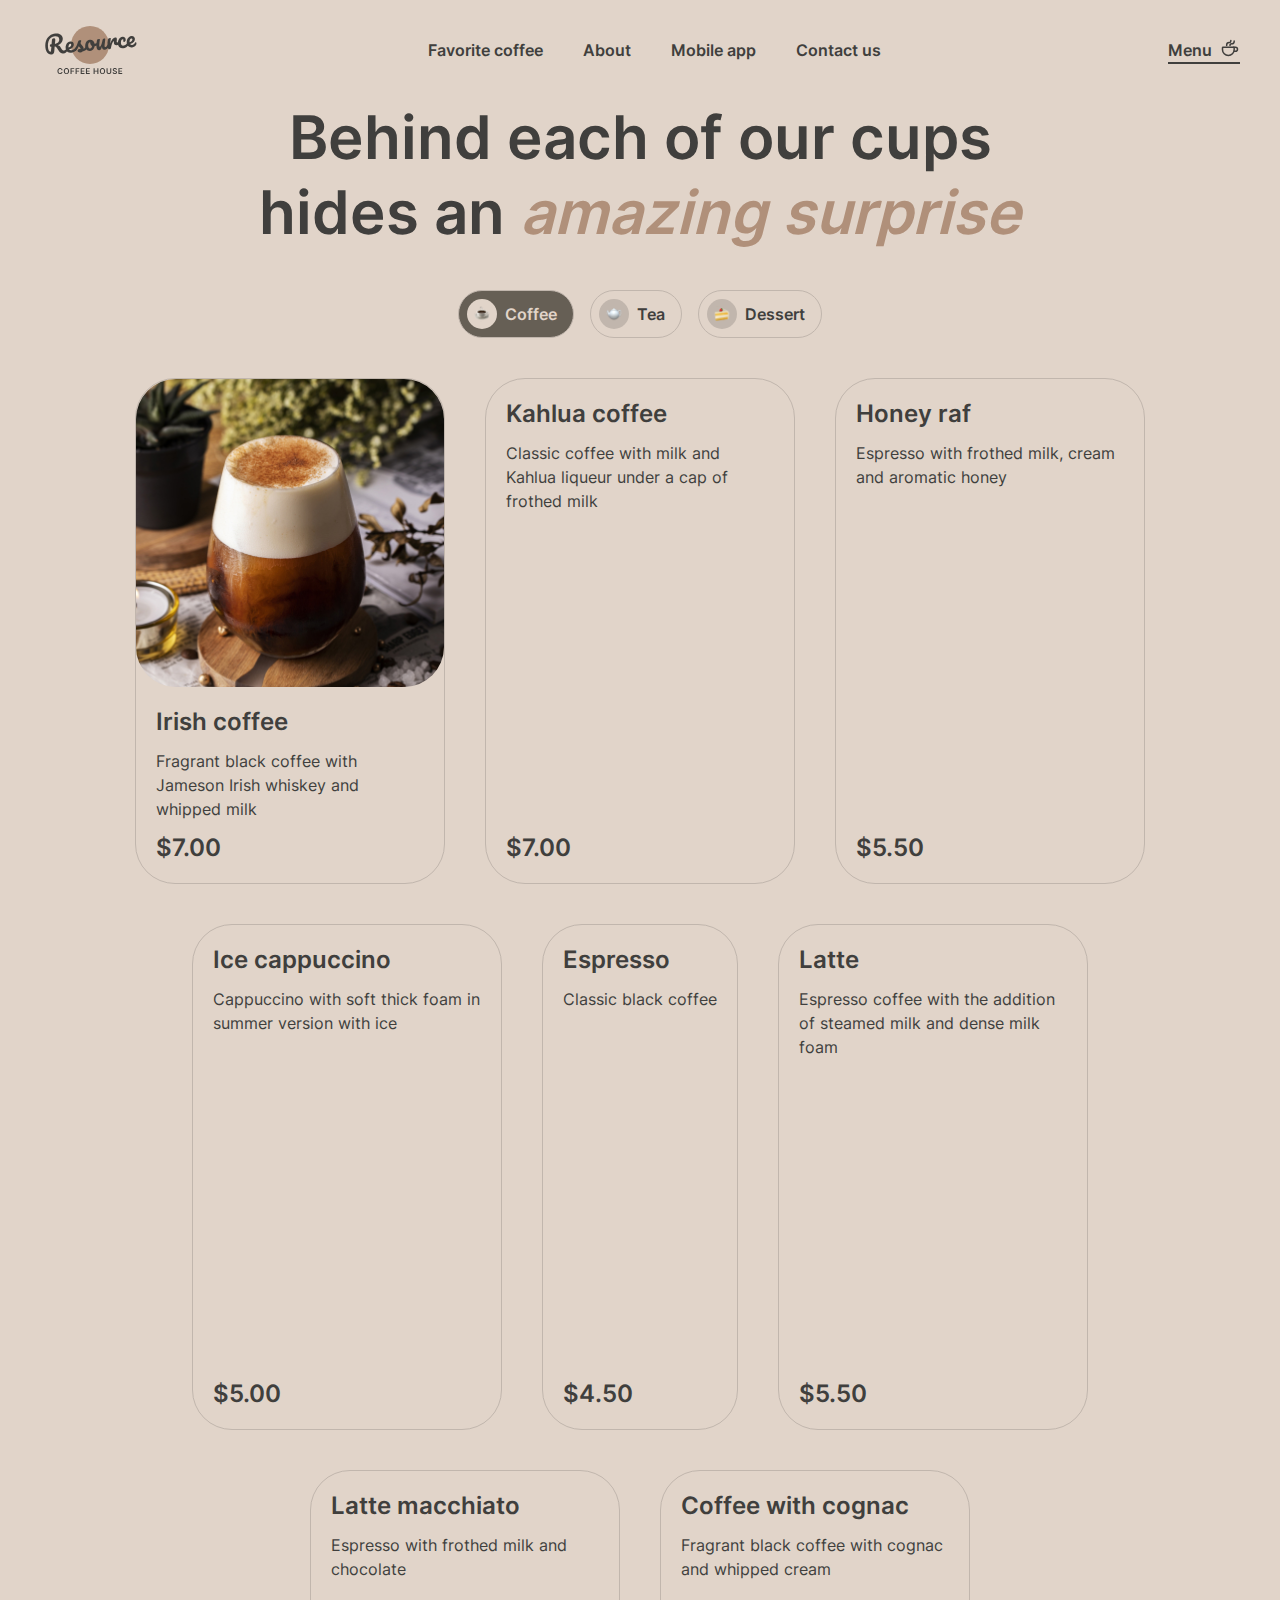
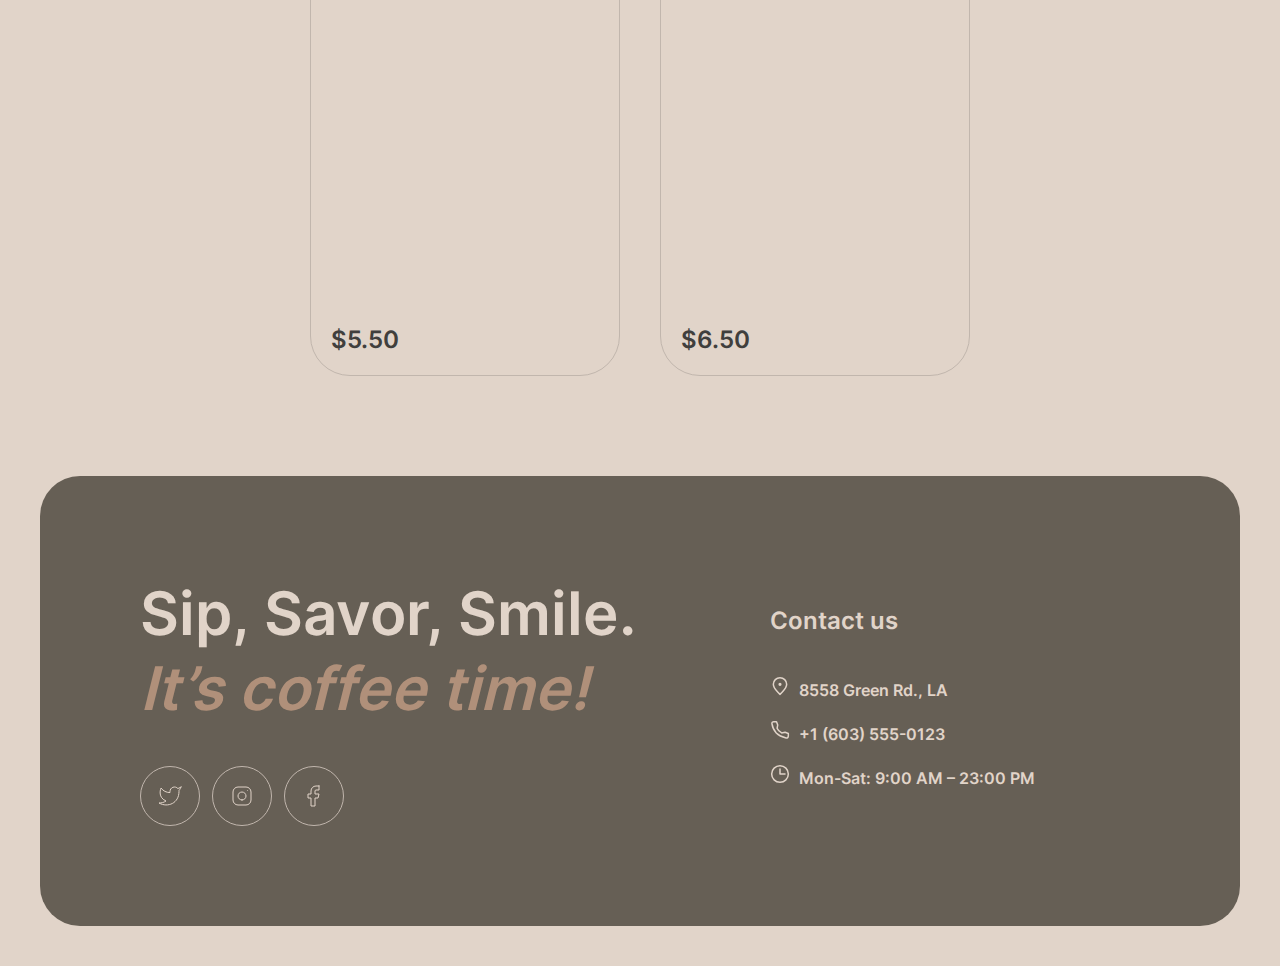
<file: menu.html>
<!DOCTYPE html>
<html lang="en">
  <head>
    <meta charset="UTF-8">
    <meta name="viewport" content="width=device-width, initial-scale=1.0">
    <title>Coffee House</title>
    <script defer type="module" src="./menu.js"></script>
    <link rel="stylesheet" href="./css/style.css">
    <link rel="stylesheet" href="./css/media.css">
    <link rel="icon" href="./assets/icons/coffee-cup-ico.svg">
  </head>

  <body class="body">
    <div class="body-wrapper">
    <header class="header">
      <div class="header__wrapper">
        <div class="header__container">
          <div class="header__logo__container">
            <a class="header__logo" href="./index.html">
              <img
                class="logo__img"
                src="./assets/icons/logo.svg"
                alt="Resourse.Coffee House"
                width="100"
                height="60">
            </a>
          </div>
          <nav class="header__nav">
            <ul class="nav__list">
              <li class="nav__item">
                <a href="./index.html#favorite" class="underline__link nav__link"
                  >Favorite coffee</a
                >
              </li>
              <li class="nav__item">
                <a href="./index.html#about" class="underline__link nav__link">About</a>
              </li>
              <li class="nav__item">
                <a href="./index.html#mobile" class="underline__link nav__link"
                  >Mobile app</a
                >
              </li>
              <li class="nav__item">
                <a href="#contactmenu" class="underline__link nav__link"
                  >Contact us</a
                >
              </li>
            </ul>

          <div class="nav__menu">
            <div class="nav__link menu__link unactive__link"
              >Menu
              <svg
                class="nav__img"
                width="20"
                height="20"
                viewBox="0 0 20 20"
                fill="none"
                xmlns="http://www.w3.org/2000/svg"
              >
                <g id="coffee-cup">
                  <path
                    d="M14.167 9.76667V11.6667C14.167 14.8883 11.5553 17.5 8.33366 17.5C5.112 17.5 2.50033 14.8883 2.50033 11.6667V9.76667C2.50033 9.4353 2.76896 9.16667 3.10033 9.16667H13.567C13.8984 9.16667 14.167 9.4353 14.167 9.76667Z"
                    stroke="#403F3D"
                    stroke-width="1.5"
                    stroke-linecap="round"
                    stroke-linejoin="round"
                  />
                  <path
                    d="M10.0003 7.50008C10.0003 6.66675 10.5956 5.83341 11.786 5.83341V5.83341C13.101 5.83341 14.167 4.76743 14.167 3.45246V2.91675"
                    stroke="#403F3D"
                    stroke-width="1.5"
                    stroke-linecap="round"
                    stroke-linejoin="round"
                  />
                  <path
                    d="M6.66634 7.5V7.08333C6.66634 5.70262 7.78563 4.58333 9.16634 4.58333V4.58333C10.0868 4.58333 10.833 3.83714 10.833 2.91667V2.5"
                    stroke="#403F3D"
                    stroke-width="1.5"
                    stroke-linecap="round"
                    stroke-linejoin="round"
                  />
                  <path
                    id="Vector_2"
                    d="M13.333 9.16675H15.4163C16.5669 9.16675 17.4997 10.0995 17.4997 11.2501C17.4997 12.4007 16.5669 13.3334 15.4163 13.3334H14.1663"
                    stroke="#403F3D"
                    stroke-width="1.5"
                    stroke-linecap="round"
                    stroke-linejoin="round"
                  />
                </g>
              </svg>
            </div>
          </div>
          </nav>

          <button class="burger__menu">
            <span class="burger__menu__line"></span>
          </button>

        </div>
      </div>
    </header>

    <main class="main">
        <section class="section menu" id="menu">
            <div class="wrapper menu__wrapper">
                <div class="menu__header">
              <h1 class="section__title menu__title">
                Behind each of our cups hides an  <span class="text__accent">amazing surprise</span>
              </h1>
              <div class="menu__buttons__container">

                <button class="menu__button coffee__button menu__button__active" disabled>
                        <svg class="menu__button__img menu__button__img__active" width="17" height="17" viewBox="0 0 17 17" fill="none" xmlns="http://www.w3.org/2000/svg" xmlns:xlink="http://www.w3.org/1999/xlink">
                            <path d="M0.5 16.12H16.5V0.12H0.5V16.12Z" fill="url(#pattern1)"/>
                            <defs>
                                <pattern id="pattern1" patternContentUnits="objectBoundingBox" width="1" height="1">
                                    <use xlink:href="#image0_15890_2390" transform="scale(0.015625)"/>
                                </pattern>
                                <image id="image0_15890_2390" width="64" height="64" xlink:href="[data-uri]"/>
                            </defs>
                        </svg>
                    <span class="menu__button__text">Coffee</span>
                </button>

                <button class="menu__button tea__button">
                        <svg class="menu__button__img" width="17" height="17" viewBox="0 0 17 17" fill="none" xmlns="http://www.w3.org/2000/svg" xmlns:xlink="http://www.w3.org/1999/xlink">
                            <path d="M0.5 16.12H16.5V0.12H0.5V16.12Z" fill="url(#pattern3)"/>
                            <defs>
                                <pattern id="pattern3" patternContentUnits="objectBoundingBox" width="1" height="1">
                                    <use xlink:href="#image0_15890_2772" transform="scale(0.015625)"/>
                                </pattern>
                                <image id="image0_15890_2772" width="64" height="64" xlink:href="[data-uri]"/>
                            </defs>
                        </svg>
                            <span class="menu__button__text">Tea</span>
                </button>

                <button class="menu__button dessert__button">
                            <svg class="menu__button__img" width="17" height="17" viewBox="0 0 17 17" fill="none" xmlns="http://www.w3.org/2000/svg" xmlns:xlink="http://www.w3.org/1999/xlink">
                                <path d="M0.5 16.12H16.5V0.12H0.5V16.12Z" fill="url(#pattern0)"/>
                                <defs>
                                    <pattern id="pattern0" patternContentUnits="objectBoundingBox" width="1" height="1">
                                        <use xlink:href="#image0_15890_2380" transform="scale(0.015625)"/>
                                    </pattern>
                                    <image id="image0_15890_2380" width="64" height="64" xlink:href="[data-uri]"/>
                                </defs>
                            </svg>
                    <span class="menu__button__text">Dessert</span>
                </button>
              </div>
            </div>

            <div class="menu__content__container">

              <div class="menu__content coffee__menu menu__content__active" id="coffeeMenu"></div>
              <div class="menu__content tea__menu" id="teaMenu"></div>
              <div class="menu__content dessert__menu" id="dessertMenu"></div>
            </div>
              <button class="refresh__button" id="refreshButton">
                <svg class="refresh__image" width="24" height="24" viewBox="0 0 24 24" fill="none" xmlns="http://www.w3.org/2000/svg">
                  <g id="refresh">
                  <path id="Ellipse" d="M21.8883 13.5C21.1645 18.3113 17.013 22 12 22C6.47715 22 2 17.5228 2 12C2 6.47715 6.47715 2 12 2C16.1006 2 19.6248 4.46819 21.1679 8" stroke="#403F3D" stroke-linecap="round" stroke-linejoin="round"/>
                  <path id="Ellipse_2" d="M17 8H21.4C21.7314 8 22 7.73137 22 7.4V3" stroke="#403F3D" stroke-linecap="round" stroke-linejoin="round"/>
                  </g>
                  </svg>
              </button>
            </div>
            </section>

    </main>

    <footer class="footer" id="contactmenu">
      <div class="wrapper footer__wrapper">
        <div class="footer__content">
          <div class="footer__text__content">
            <h2 class="section__title footer__title">
              Sip, Savor, Smile.
              <span class="text__accent">It’s coffee time!</span>
            </h2>
            <div class="footer__button__container">
              <a
                href="https://twitter.com/"
                class="footer__button"
                target="_blank"
              >
                <svg
                  width="24"
                  height="24"
                  viewBox="0 0 24 24"
                  fill="none"
                  xmlns="http://www.w3.org/2000/svg"
                >
                  <g id="twitter">
                    <path
                      d="M23 3.01006C23 3.01006 20.9821 4.20217 19.86 4.54006C19.2577 3.84757 18.4573 3.35675 17.567 3.13398C16.6767 2.91122 15.7395 2.96725 14.8821 3.29451C14.0247 3.62177 13.2884 4.20446 12.773 4.96377C12.2575 5.72309 11.9877 6.62239 12 7.54006V8.54006C10.2426 8.58562 8.50127 8.19587 6.93101 7.4055C5.36074 6.61513 4.01032 5.44869 3 4.01006C3 4.01006 -1 13.0101 8 17.0101C5.94053 18.408 3.48716 19.109 1 19.0101C10 24.0101 21 19.0101 21 7.51006C20.9991 7.23151 20.9723 6.95365 20.92 6.68006C21.9406 5.67355 23 3.01006 23 3.01006Z"
                      stroke="#E1D4C9"
                      stroke-linecap="round"
                      stroke-linejoin="round"
                    />
                  </g>
                </svg>
              </a>
              <a
                href="https://www.instagram.com/"
                class="footer__button"
                target="_blank"
              >
                <svg
                  width="24"
                  height="24"
                  viewBox="0 0 24 24"
                  fill="none"
                  xmlns="http://www.w3.org/2000/svg"
                >
                  <g id="instagram">
                    <path
                      d="M12 16C14.2091 16 16 14.2091 16 12C16 9.79086 14.2091 8 12 8C9.79086 8 8 9.79086 8 12C8 14.2091 9.79086 16 12 16Z"
                      stroke="#E1D4C9"
                      stroke-linecap="round"
                      stroke-linejoin="round"
                    />
                    <path
                      d="M3 16V8C3 5.23858 5.23858 3 8 3H16C18.7614 3 21 5.23858 21 8V16C21 18.7614 18.7614 21 16 21H8C5.23858 21 3 18.7614 3 16Z"
                      stroke="#E1D4C9"
                    />
                    <path
                      d="M17.5 6.51L17.51 6.49889"
                      stroke="#E1D4C9"
                      stroke-linecap="round"
                      stroke-linejoin="round"
                    />
                  </g>
                </svg>
              </a>
              <a
                href="https://www.facebook.com/"
                class="footer__button"
                target="_blank"
              >
                <svg
                  width="24"
                  height="24"
                  viewBox="0 0 24 24"
                  fill="none"
                  xmlns="http://www.w3.org/2000/svg"
                >
                  <g id="facebook">
                    <path
                      d="M17 2H14C12.6739 2 11.4021 2.52678 10.4645 3.46447C9.52678 4.40215 9 5.67392 9 7V10H6V14H9V22H13V14H16L17 10H13V7C13 6.73478 13.1054 6.48043 13.2929 6.29289C13.4804 6.10536 13.7348 6 14 6H17V2Z"
                      stroke="#E1D4C9"
                      stroke-linecap="round"
                      stroke-linejoin="round"
                    />
                  </g>
                </svg>
              </a>
            </div>
          </div>


          <div class="footer__contact__content">
            <h5 class="contact__title">Contact us</h5>
            <div class="contact__links">
              <span>
                <a
                  class="contact__link underline__contact__link"
                  href="https://www.google.com/maps/place/8558+Greene+Ave,+Los+Angeles,+CA+90066,+USA/@33.9943717,-118.4223881,17z/data=!3m1!4b1!4m5!3m4!1s0x80c2ba6d911db3db:0x8f9e732fe8fe1778!8m2!3d33.9943673!4d-118.4198132?entry=ttu"
                  target="blank"
                >
                  <svg
                    class="contact__link__img"
                    width="20"
                    height="20"
                    viewBox="0 0 20 20"
                    fill="none"
                    xmlns="http://www.w3.org/2000/svg"
                  >
                    <g id="pin-alt">
                      <path
                        d="M16.6663 8.33329C16.6663 12.0152 9.99967 18.3333 9.99967 18.3333C9.99967 18.3333 3.33301 12.0152 3.33301 8.33329C3.33301 4.65139 6.31778 1.66663 9.99967 1.66663C13.6816 1.66663 16.6663 4.65139 16.6663 8.33329Z"
                        stroke="#E1D4C9"
                        stroke-width="1.5"
                      />
                      <path
                        d="M10.0003 9.16667C10.4606 9.16667 10.8337 8.79357 10.8337 8.33333C10.8337 7.8731 10.4606 7.5 10.0003 7.5C9.54009 7.5 9.16699 7.8731 9.16699 8.33333C9.16699 8.79357 9.54009 9.16667 10.0003 9.16667Z"
                        fill="#E1D4C9"
                        stroke="#E1D4C9"
                        stroke-width="1.5"
                        stroke-linecap="round"
                        stroke-linejoin="round"
                      />
                    </g>
                  </svg>
                  <span>8558 Green Rd., LA</span>
                </a>
              </span>
              <span>
                <a
                  class="contact__link underline__contact__link"
                  href="tel:+1(603)555-0123"
                >
                  <svg
                    class="contact__link__img"
                    width="20"
                    height="20"
                    viewBox="0 0 20 20"
                    fill="none"
                    xmlns="http://www.w3.org/2000/svg"
                  >
                    <g id="phone">
                      <path
                        id="Path"
                        d="M15.0984 12.2516L11.6665 12.9166C9.34845 11.7531 7.91654 10.4166 7.08321 8.33329L7.72483 4.89154L6.51197 1.66663L3.72946 1.66663C2.60191 1.66663 1.71466 2.59958 1.90108 3.71161C2.29888 6.08454 3.37231 10.0391 6.24987 12.9166C9.27338 15.9401 13.5661 17.3318 16.1378 17.9288C17.299 18.1983 18.3332 17.2908 18.3332 16.0988L18.3332 13.4843L15.0984 12.2516Z"
                        stroke="#E1D4C9"
                        stroke-width="1.5"
                        stroke-linecap="round"
                        stroke-linejoin="round"
                      />
                    </g>
                  </svg>
                  <span>+1 (603) 555-0123</span>
                </a>
              </span>
              <div class="contact__link">
                <svg
                  class="contact__link__img"
                  width="20"
                  height="20"
                  viewBox="0 0 20 20"
                  fill="none"
                  xmlns="http://www.w3.org/2000/svg"
                >
                  <g id="clock" clip-path="url(#clip0_217_1736)">
                    <path
                      d="M10 5L10 10L15 10"
                      stroke="#E1D4C9"
                      stroke-width="1.5"
                      stroke-linecap="round"
                      stroke-linejoin="round"
                    />
                    <path
                      d="M10.0003 18.3333C14.6027 18.3333 18.3337 14.6023 18.3337 9.99996C18.3337 5.39759 14.6027 1.66663 10.0003 1.66663C5.39795 1.66663 1.66699 5.39759 1.66699 9.99996C1.66699 14.6023 5.39795 18.3333 10.0003 18.3333Z"
                      stroke="#E1D4C9"
                      stroke-width="1.5"
                      stroke-linecap="round"
                      stroke-linejoin="round"
                    />
                  </g>
                  <defs>
                    <clipPath id="clip0_217_1736">
                      <rect width="20" height="20" fill="white" />
                    </clipPath>
                  </defs>
                </svg>
                <span>Mon-Sat: 9:00 AM – 23:00 PM</span>
              </div>
            </div>
          </div>
        </div>
      </div>
    </footer>

    <div class="modal__container">
      <div class="modal">

      </div>
    </div>
  </div>
    <!-- <script type="module" src="./menu.js"></script> -->
  </body>
</html>
</file>
<file: css/style.css>
:root {
  --text-dark: #403f3d;
  --text-light: #e1d4c9;
  --text-accent: #b0907a;
  --background-body: #e1d4c9;
  --background-container: #665f55;
  --background-backdrop: #403f3dcc;
  --border-light: #c1b6ad;
  --border-dark: #665f55;
}

@font-face {
  font-weight: 400;
  font-family: Inter;
  src: url("./../assets/fonts/Inter-Regular.ttf");
}

@font-face {
  font-weight: 600;
  font-family: Inter;
  src: url("./../assets/fonts/Inter-SemiBold.ttf");
}

html {
  scroll-behavior: smooth;
  margin: 0 auto;
}

* {
  margin: 0;
  padding: 0;
  border: none;
}

*,
*:before,
*:after {
  box-sizing: border-box;
}

ul {
  list-style: none;
}

a,
a:link,
a:visited,
a:hover {
  text-decoration: none;
}

button {
  cursor: pointer;
  background: none;
  border: none;
}

img {
  max-width: 100%;
  height: auto;
  vertical-align: top;
}

svg {
  max-width: 100%;
  height: auto;
}

body {
  max-width: 1440px;
  margin: 0 auto;
  font-family: Inter, sans-serif;
  font-style: normal;
  background-color: var(--background-body);
  color: var(--text-dark);
}

.body-wrapper {
  overflow: hidden;
  width: 100%;
  position: relative;
}

.header {
  display: flex;
  padding: 20px 40px;
}

.header__wrapper {
  margin: 0 auto;
  width: 1360px;
}

.wrapper {
  margin: 0 auto;
  padding: 0 40px;
}

.header__container {
  display: flex;
  justify-content: space-between;
  align-items: center;
}

.header__logo__container {
  align-self: flex-start;
}

.header__nav {
  display: flex;
  flex: 1 1 auto;
}

.nav__list {
  display: flex;
  justify-content: center;
  align-items: center;
  flex: 1 1 auto;
  flex-wrap: wrap;
  gap: 40px;
}

.underline__link {
  position: relative;
}

.underline__link::after {
  content: "";
  position: absolute;
  display: block;
  width: 0;
  height: 2px;
  left: 50%;
  bottom: -4px;
  transform: translateX(-50%);
  transition: all 0.6s ease-in-out;
  background: var(--text-dark);
}

.nav__link {
  font-size: 16px;
  font-weight: 600;
  line-height: 150%;
  font-feature-settings: "clig" off, "liga" off;
  color: var(--text-dark);
}

.menu__link {
  display: flex;
  gap: 8px;
}

.nav__menu {
  margin-left: auto;
}

.nav__img {
  margin-bottom: 5px;
}

.burger__menu {
  display: none;
}

.section {
  margin-bottom: 100px;
}

.enjoy__container {
  position: relative;
  background: url(./../assets/images/container.svg);
  background-repeat: no-repeat;
  background-size: cover;
  background-position: center;
  margin: 0 auto;
  border-radius: 40px;
  max-width: 1360px;
  max-height: 644px;
}

.enjoy__video {
  position: absolute;
  object-fit: cover;
  width: 100%;
  height: 100%;
  border-radius: 40px;
}

.enjoy__inner {
  position: relative;
  padding: 100px;
  z-index: 1;
}

.enjoy__content {
  display: flex;
  flex-direction: column;
  max-width: 530px;
  gap: 40px;
  font-feature-settings: "clig" off, "liga" off;
  color: var(--text-light);
}

.enjoy__title {
  font-size: 72px;
  font-weight: 600;
  line-height: 105%;
}

.text__accent {
  font-style: italic;
  color: var(--text-accent);
}

.enjoy__text {
  font-size: 16px;
  font-weight: 400;
  line-height: 150%;
}

.enjoy__button {
  display: flex;
}

.enjoy__button__link {
  display: flex;
  position: relative;
  align-items: center;
  gap: 8px;
  width: 200px;
  padding: 20px 78px;
  border-radius: 100px;
  background-color: var(--background-body);
}

.enjoy__button__text {
  line-height: 150%;
  font-weight: 600;
  color: var(--text-dark);
  transition: 0.6s;
}

.enjoy__button__img {
  position: absolute;
  opacity: 0;
  right: 64px;
  transition: 0.6s;
}

.section__title {
  margin-bottom: 40px;
  text-align: center;
  font-feature-settings: "clig" off, "liga" off;
  font-size: 60px;
  font-weight: 600;
  line-height: 125%;
}

/* .slider {
  display: flex;
  justify-content: space-between;
  align-items: center;
} */

.slider__container {
  position: relative;
  display: flex;
  flex-direction: column;
  align-items: center;
}

.slider__wrapper {
  position: relative;
  overflow: hidden;
  width: 480px;
}

.slider__line {
  display: flex;
  transition: transform 0.5s ease-in-out;
}

.arrow__button {
  position: absolute;
  top: 42.5%;
  padding: 16px 18px;
  border-radius: 50%;
  background: var(--background-body);
  border: 1px solid var(--border-dark);
  transition: all 0.7s ease-in-out;
}

.next__button {
  right: 0.25rem;
}

.prev__button {
  left: 0.25rem;
}

.arrow__button svg path {
  transition: stroke 0.7s ease;
}

.slider__item {
  text-align: center;
  min-width: 100%;
}

.non__display {
  display: none;
}

.slider__image {
  margin-bottom: 20px;
  max-width: 480px;
}

.slider__item__caption {
  max-width: 480px;
  display: flex;
  flex-direction: column;
  gap: 16px;
  margin: 0 auto;
}

.item__title {
  font-size: 24px;
  font-weight: 600;
  line-height: 125%;
}

.item__description {
  font-size: 16px;
  font-weight: 400;
  line-height: 150%;
}

.item__price {
  font-size: 24px;
  font-weight: 600;
  line-height: 125%;
}

.slider__indicators {
  margin-top: 40px;
  display: flex;
  justify-content: center;
  gap: 12px;
}

.slider__indicator {
  position: relative;
  width: 40px;
  height: 4px;
  border-radius: 100px;
  background: var(--border-light);
  cursor: pointer;
}

.about__title {
  text-align: start;
}

.about__images__container {
  display: grid;
  grid-template-columns: repeat(2, minmax(300px, 688px));
  gap: 40px;
}

.about__image__left {
  display: grid;
  grid-template-rows: 590px 430px;
  gap: 40px;
}

.about__image__right {
  display: grid;
  grid-template-rows: 430px 590px;
  gap: 40px;
}

.about__image__container {
  border-radius: 20px;
  overflow: hidden;
}

.about__image {
  width: 100%;
  height: 100%;
  object-fit: cover;
  transform: scale(1.1);
  transition: 0.7s;
}

.mobile__content {
  display: grid;
  grid-template-columns: repeat(2, minmax(400px, 630px));
  gap: 100px;
}

.mobile__text__content {
  display: flex;
  flex-direction: column;
  gap: 40px;
  padding: 144px 0;
}

.mobile__title {
  text-align: start;
  margin: 0;
}

.mobile__button__container {
  display: flex;
  justify-content: space-between;
  max-width: 420px;
}

.mobile__button {
  border-radius: 100px;
  border: 1px solid var(--border-dark);
  transition: 0.7s;
  font-family: Inter, sans-serif;
  color: var(--text-dark);
}

.mobile__button__content {
  display: flex;
  padding: 12px 15px 12px 20px;
  width: 200px;
  align-items: center;
  gap: 8px;
}

.mobile__button__text {
  display: flex;
  flex-direction: column;
  width: 120px;
  align-items: flex-start;
}

.mobile__button svg path {
  transition: fill 0.7s ease;
}

.mobile__button__description {
  text-align: start;
  font-feature-settings: "clig" off, "liga" off;
  font-size: 10px;
  font-weight: 600;
  line-height: 140%;
}

.mobile__button__store {
  font-feature-settings: "clig" off, "liga" off;
  font-size: 16px;
  font-weight: 600;
  line-height: 150%;
}

.footer__content {
  display: flex;
  gap: 100px;
  padding: 100px;
  background: var(--background-container);
  border-radius: 40px;
}

.footer__text__content {
  max-width: 530px;
  display: flex;
  flex-direction: column;
  gap: 40px;
}

.footer__title {
  text-align: start;
  margin: 0;
  color: var(--text-light);
}

.footer__button__container {
  display: flex;
  gap: 12px;
}

.footer__button {
  padding: 17px 17px 13px;
  border-radius: 100px;
  border: 1px solid var(--border-light);
  transition: all 0.7s ease-in-out;
}

.footer__button svg path {
  transition: stroke 0.7s ease;
}

.footer__contact__content {
  padding: 30px 0;
}

.contact__title {
  margin-bottom: 40px;
  font-feature-settings: "clig" off, "liga" off;
  font-size: 24px;
  font-weight: 600;
  line-height: 125%;
  color: var(--text-light);
}

.contact__links {
  display: flex;
  flex-direction: column;
  gap: 18px;
}

.contact__link {
  position: relative;
  font-size: 16px;
  font-weight: 600;
  line-height: 150%;
  color: var(--text-light);
}

.contact__link__img {
  margin-right: 5px;
}

.underline__contact__link::after {
  content: "";
  position: absolute;
  display: block;
  width: 0;
  height: 2px;
  left: 50%;
  bottom: -4px;
  transform: translateX(-50%);
  transition: all 0.6s ease-in-out;
  background: var(--text-light);
}

footer {
  padding-bottom: 40px;
}

/* menu-page */

.unactive__link {
  position: relative;
  cursor: default;
}

.unactive__link::after {
  width: 100%;
}

.unactive__link::after {
  position: absolute;
  content: "";
  left: 50%;
  bottom: -1px;
  display: block;
  width: 100%;
  height: 2px;
  background: var(--text-dark);
  transform: translateX(-50%);
}

.menu__header {
  max-width: 800px;
  margin: 0 auto;
  text-align: center;
}

.menu__buttons__container {
  display: flex;
  justify-content: center;
  gap: 16px;
}

.menu__button {
  display: flex;
  align-items: center;
  gap: 8px;
  padding: 8px 16px 8px 8px;
  border-radius: 100px;
  border: 1px solid var(--border-light);
  transition: all 0.7s ease;
  font-feature-settings: "clig" off, "liga" off;
  font-family: Inter;
  font-size: 16px;
  font-style: normal;
  font-weight: 600;
  line-height: 150%;
  color: var(--text-dark);
}

.menu__button__active {
  cursor: default;
  background-color: var(--background-container);
  color: var(--text-light);
}

.menu__button__img {
  padding: 3px 7px;
  width: 30px;
  height: 30px;
  border-radius: 100px;
  text-align: center;
  font-size: 16px;
  line-height: 150%;
  transition: all 0.8s;
  background: var(--border-light);
}

.menu__button__img__active {
  background-color: var(--background-body);
}

.menu__content__container {
  display: flex;
  justify-content: center;
  align-items: center;
    flex-wrap: wrap;
    gap: 40px;
    margin-top: 40px;
}

.menu__content {
  /* display: grid; */
  display: none;
  grid-template-columns: repeat(4, 1fr);
  gap: 40px;
  margin-top: 40px;
}

.menu__content__active {
  display: grid;
}

.menu__item {
  display: flex;
  flex-direction: column;
  max-width: 310px;
  min-height: 506px;
  border-radius: 40px;
  border: 1px solid var(--border-light);
  cursor: pointer;
}

.menu__img__container {
  display: flex;
  position: relative;
  align-items: center;
  overflow: hidden;
  border-radius: 40px;
}

.menu__img {
  transform: scale(1.1);
  transition: 0.7s;
}

.menu__item__description {
  display: flex;
  flex-direction: column;
  padding: 20px;
  gap: 12px;
  flex-grow: 1;
}

.menu__item__title {
  font-size: 24px;
  font-weight: 600;
  line-height: 125%;
}

.menu__item__text {
  font-feature-settings: "clig" off, "liga" off;
  font-size: 16px;
  font-weight: 400;
  line-height: 150%;
}

.menu__item__price {
  font-feature-settings: "clig" off, "liga" off;
  font-size: 24px;
  font-weight: 600;
  line-height: 125%;
  margin-top: auto;
}

.refresh__button {
  display: none;
  margin: 0 auto;
  width: 60px;
  height: 60px;
  padding: 18px;
  border-radius: 50%;
  border: 1px solid var(--border-dark);
}

.refresh__button__active {
  display: block;
}

.refresh__button__none {
  display: none;
}

/* ---------------- */

.progress__bar {
  position: absolute;
  height: 100%;
  width: 0;
  top: 0;
  background-color: var(--border-dark);
  transition: width 0.5s linear;
}

.modal__container {
  display: flex;
  display: none;
  flex-direction: column;
  justify-content: center;
  position: fixed;
  top: 0;
  left: 0;
  width: 100%;
  height: 100vh;
  background-color: rgba(64, 63, 61, 0.8);
}

.modal__container__open {
  display: flex;
}

.modal {
  display: flex;
  gap: 20px;
  width: 800px;
  margin: 0 auto;
  padding: 16px;
  border-radius: 40px;
  background-color: var(--background-body);
}

.modal__img__container {
    width: 310px;
    height: 310px;
    overflow: hidden;
    border-radius: 40px;
}

.modal__img {
  object-position: center;
  transform: scale(1.1);
}

.modal__content {
  display: flex;
  flex-direction: column;
  gap: 20px;
  flex: 1 0 0;
}

.modal__titles {
  display: flex;
  flex-direction: column;
  gap: 12px;
}

.modal__title {
  font-feature-settings: "clig" off, "liga" off;
  font-size: 24px;
  font-weight: 600;
  line-height: 125%;
}

.modal__buttons__container {
  display: flex;
  flex-direction: column;
  gap: 8px;
  align-items: flex-start;
  align-self: stretch;
}

.modal__description {
  font-feature-settings: "clig" off, "liga" off;
  font-size: 16px;
  font-weight: 400;
  line-height: 150%;
}

.modal__price {
  display: flex;
  justify-content: space-between;
  align-items: center;
  align-self: stretch;
}

.modal__text__price {
  font-feature-settings: "clig" off, "liga" off;
  font-size: 24px;
  font-weight: 600;
  line-height: 125%;
}

.modal__size__container,
.modal__add__container {
  display: flex;
  gap: 8px;
  flex-wrap: wrap;
}

.size__button,
.add__button {
  display: flex;
  align-items: center;
  gap: 8px;
  padding: 8px 16px 8px 8px;
  border-radius: 100px;
  border: 1px solid var(--border-light);
  transition: all 0.7s ease;
  font-feature-settings: "clig" off, "liga" off;
  font-family: Inter;
  font-size: 16px;
  font-style: normal;
  font-weight: 600;
  line-height: 150%;
  color: var(--text-dark);
}

.size__button__active,
.add__button__active {
  cursor: default;
  background-color: var(--background-container);
  color: var(--text-light);
}

.size__button__img,
.add__button__img {
  width: 30px;
  height: 30px;
  padding: 3px 7px;
  border-radius: 100px;
  text-align: center;
  font-size: 16px;
  line-height: 150%;
  transition: all 0.8s;
  background: var(--border-light);
  color: var(--text-dark);
}

.size__button__img__active,
.add__button__img__active {
  background-color: var(--background-body);
}

.modal__info {
  display: flex;
  gap: 8px;
  padding: 12px 0px;
  align-items: flex-start;
  align-self: stretch;
  font-feature-settings: "clig" off, "liga" off;
  font-size: 10px;
  font-weight: 600;
  line-height: 140%;
  border-top: 1px solid var(--border-light);
}

.modal__info__img {
  width: 28px;
}

.modal__button {
  width: 100%;
  height: 44px;
  border: 1px solid var(--border-dark);
  border-radius: 100px;
  font-family: Inter, sans-serif;
  font-weight: 600;
  font-size: 16px;
  color: var(--text-dark);
  transition: background-color 0.6s, color 0.6s;
}
</file>
<file: css/media.css>
@media (max-width: 1400px) {

    .menu__content__active {
        grid-template-columns: repeat(3, 1fr);
    }

}

@media (max-width: 1200px) {

    .mobile__content {
        display: flex;
        flex-direction: column;
        align-items: center;
    }

    .mobile__text__content {
        padding: 0;
    }

    .footer__content {
        flex-direction: column;
    }

}

@media (max-width: 900px) {

    .enjoy__inner,
    .footer__content {
        padding: 100px 60px;
      }

      .modal {
        width: 688px;
        /* height: 626px; */
      }

      .modal__content {
        width: 326px;
      }

      .modal__buttons__container {
        gap: 5px;
      }

      .modal__size__container,
      .modal__add__container {
          gap: 7px;
      }

      .modal__info__img {
          width: 43px;
      }

      .modal__button {
        padding: 10px 140px;
      }
}

@media (max-width: 768px) {

    .burger__menu {
        display: block;
        position: relative;
        width: 44px;
        height: 44px;
        border-radius: 100px;
        border: 1px solid var(--border-dark);
    }

    .burger__menu__line {
        position: absolute;
        width: 18px;
        height: 2px;
        left: 50%;
        top: 50%;
        transform: translateX(-50%);
        background-color: transparent;
    }

    .burger__menu::before,
    .burger__menu::after {
      content: '';
      position: absolute;
      width: 18px;
      height: 2px;
      border-radius: 1px;
      left: 50%;
      top: 50%;
      transform: translateX(-50%);
      transition: transform 0.5s ease-in-out, top 0.5s ease-in-out, bottom 0.5s ease-in-out;
      transform-origin: center;
      background-color: var(--text-dark);
    }

    .burger__menu::before {
      top: 17px;
    }

    .burger__menu::after {
      top: 25px;
    }

    .burger__menu.cross::before {
      top: 50%;
      left: 50%;
      transform: translate(-50%, -50%) rotate(45deg);
    }

    .burger__menu.cross::after {
        bottom: auto;
        top: 50%;
        left: 50%;
        transform: translate(-50%, -50%) rotate(-45deg);
    }

    .header__nav {
        display: block;
        position: absolute;
        width: 100%;
        height: 100vh;
        padding: 60px 40px;
        right: -100%;
        top: 100px;
        z-index: 5;
        visibility: hidden;
        transition: transform 0.7s ease-in-out, visibility 0.7s ease-in-out;
        background-color: var(--background-body);
    }

    .header__nav.open {
        visibility: visible;
        transform: translateX(-100%);
    }

    .nav__list {
        flex-direction: column;
        gap: 60px;
    }

    .nav__link {
        font-size: 32px;
        line-height: 125%;
    }

    .menu__link {
        align-items: center;
        justify-content: center;
        margin-top: 100px;
    }

    .unactive__link::after {
        display: none;
    }

    .nav__img {
        width: 40px;
        height: 40px;
    }

    .enjoy__button__img {
        opacity: 1;
    }

    .enjoy__button__text {
        transform: translate(-14px);
      }


    .about__images__container {
        grid-template-columns: minmax(300px, 688px);
    }

    .about__image.mobile-no-hover {
        transform: scale(1.05);
      }

    .about__image__none,
    .menu__item__none {
        display: none;
    }

    .about__image__left,
    .about__image__right {
        grid-template-rows: 590px;
    }

    .footer__contact__content {
        padding: 0;
      }

      .refresh__button {
        margin-top: 37px;
        display: flex;
      }

}

@media (max-width: 720px) {

.header {
  padding: 20px 16px;
}

.wrapper {
  padding: 0 16px;
}

.enjoy__title {
font-size: 42px;
line-height: 115%;
}

.section__title {
font-size: 32px;
line-height: 125%;
}

.arrow__button {
    display: none;
}

.slider__wrapper {
    display: flex;
    justify-content: center;
}

.slider__image {
    width: 348px;
    height: 348px;
}

.enjoy__inner,
.footer__content {
    padding: 60px 16px;
}

.mobile__button__container {
    flex-direction: column;
    max-width: 200px;
    gap: 20px;
}

.mobile__content,
.footer__content {
    gap: 40px;
}

.menu__buttons__container {
    gap: 8px;
}

.modal {
    width: 342px;
    /* height: 626px; */
  }

  .modal__img__container {
    display: none;
  }

  .modal__content {
    width: 310px;
  }

  .modal__button {
    padding: 10px 78px;
  }

}

@media (max-width: 550px) {

    .slider__item__caption {
        max-width: 350px;
      }

}

@media (max-width: 420px) {

    .about__image.mobile-no-hover {
        transform: scale(1.2);
      }

}

@media (hover: hover) {

    .underline__link:hover::after {
        width: 100%;
    }

    .enjoy__button__link:hover .enjoy__button__text {
        transform: translate(-14px);
        transition: all 0.6s ease;
    }

    .enjoy__button__link:hover .enjoy__button__img {
        opacity: 1;
    }

    .arrow__button:hover {
        background: var(--background-container);
    }

    .arrow__button:hover svg path {
        transition: stroke 0.7s ease;
        stroke: var(--text-light);
    }

    .about__image:hover {
        transform: scale(1);
        transition: all 0.7s ease-in-out;
    }

    .mobile__button:hover {
        background-color: var(--background-container);
        color: var(--text-light);
        transition: 0.7s;
    }

    .mobile__button:hover svg path {
        transition: fill 0.7s ease;
        fill: var(--text-light);
    }

    .footer__button:hover {
        background-color: var(--background-body);
    }

    .footer__button:hover svg path {
        transition: stroke 0.7s ease;
        stroke: var(--text-dark);
    }

    .underline__contact__link:hover::after {
        width: 100%;
    }

    .menu__button:hover,
    .size__button:hover,
    .add__button:hover {
        transition: all 0.7s ease;
        background: var(--background-container);
        color: var(--text-light);
    }

    .menu__button:hover .menu__button__img,
    .size__button:hover .size__button__img,
    .add__button:hover .add__button__img {
        transition: all 0.7s ease;
        background: var(--background-body);
    }

    .menu__item:hover .menu__img {
        transform: scale(1);
        transition: all 0.7s ease-in-out;
    }

    .modal__button:hover {
        background: var(--background-container);
        color: var(--text-light);
    }

}

@media (hover: none) {

    .underline__link:hover::after {
      width: 0%;
    }

    .enjoy__button__link:hover .enjoy__button__text {
        transition: none;
    }

    .enjoy__button__link:hover .enjoy__button__img {
        transition: none;
    }

    .arrow__button:hover {
        background: var(--background-body);
    }

    .arrow__button:hover svg path {
        stroke: var(--text-dark);
    }

    .about__image,
    .about__image.mobile-no-hover {
    transition: none;
  }

    .mobile__button:hover {
        background-color: var(--background-body);
        color: var(--text-dark);
    }

    .mobile__button:hover svg path {
        fill: var(--text-dark);
    }

    .footer__button:hover {
        background-color: var(--background-container);
    }

    .footer__button:hover svg path {
        stroke: var(--text-light);
    }

    .underline__contact__link:hover::after {
        width: 0%;
    }

    .menu__item:hover .menu__img {
        transform: scale(1.1);
    }

    .modal__button:hover {
        background: var(--background-body);
        color: var(--text-dark);
    }
}
</file>
